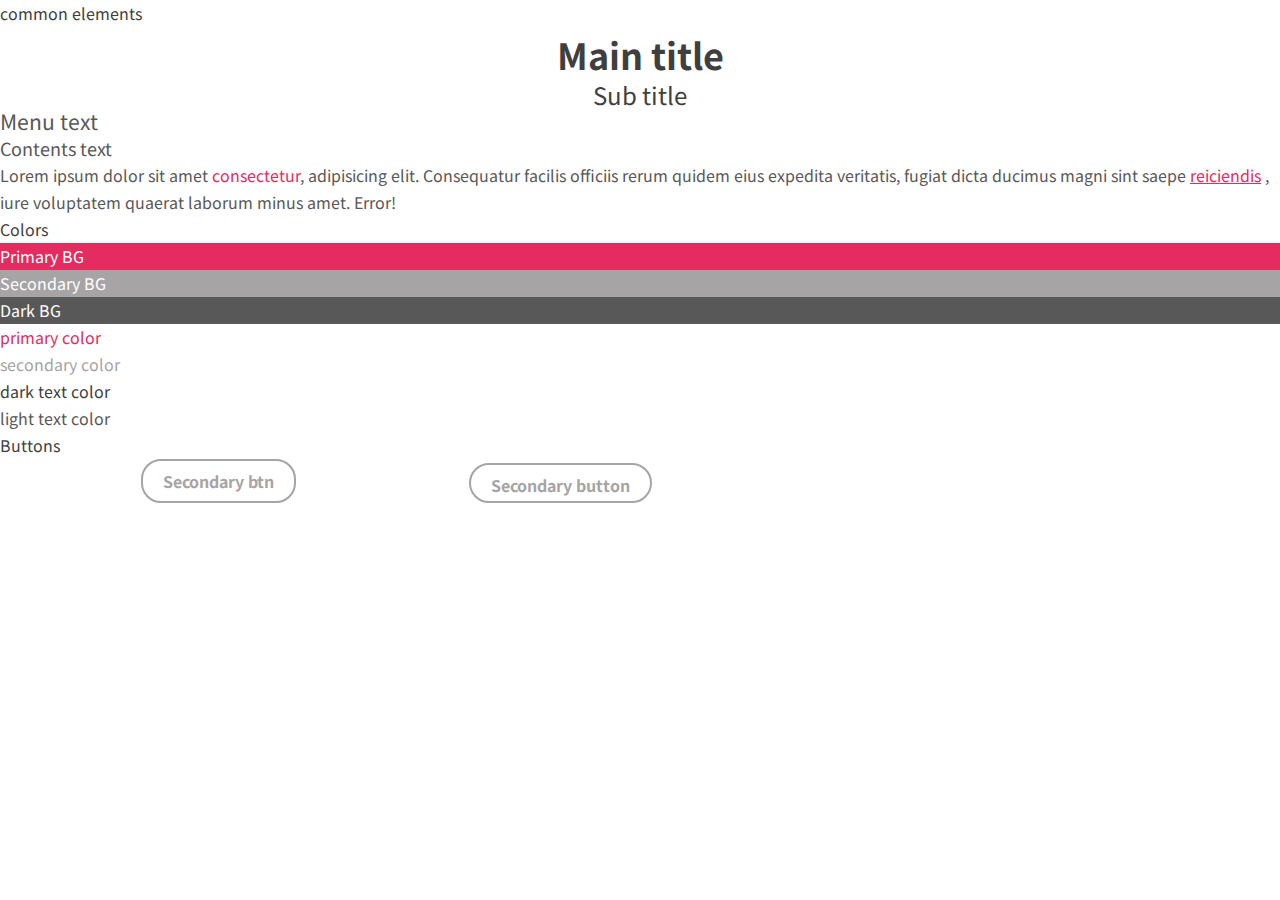
<file: common.html>
<!DOCTYPE html>
<html lang="en">
<head>
    <meta charset="UTF-8">
    <meta http-equiv="X-UA-Compatible" content="IE=edge">
    <meta name="viewport" content="width=device-width, initial-scale=1.0">
    <title>Common Elements</title>
    <link rel="stylesheet" href="css/common.css">
</head>
<body>
    <h1>common elements</h1>
    <h2 class="main_tt">Main title</h2>
    <h3 class="sub_tt">Sub title</h3>
    <h4 class="menu_txt">Menu text</h4>
    <h5 class="content_txt">Contents text</h5>
    <p>Lorem ipsum dolor sit amet <em>consectetur</em>, adipisicing elit. Consequatur facilis officiis rerum quidem eius expedita veritatis, fugiat dicta ducimus magni sint saepe <a href="" class="link">reiciendis</a> , iure voluptatem quaerat laborum minus amet. Error!</p>

    <h2>Colors</h2>
    <div class="primary_bg w_color">Primary BG</div>
    <div class="secondary_bg w_color">Secondary BG</div>
    <div class="dark_c_bg w_color">Dark BG</div>
    <div class="primary_color">primary color</div>
    <div class="secondary_color">secondary color</div>
    <div class="dark_text_color">dark text color</div>
    <div class="light_text_color">light text color</div>

    <h2>Buttons</h2>
    <a href="" class="primary btn w_color">Primary btn</a>
    <a href="" class="secondary btn secondary_color">Secondary btn</a>

    <button class="primary btn w_color">Primary button</button>
    <button class="secondary btn secondary_color">Secondary button</button>
</body>
</html>
</file>
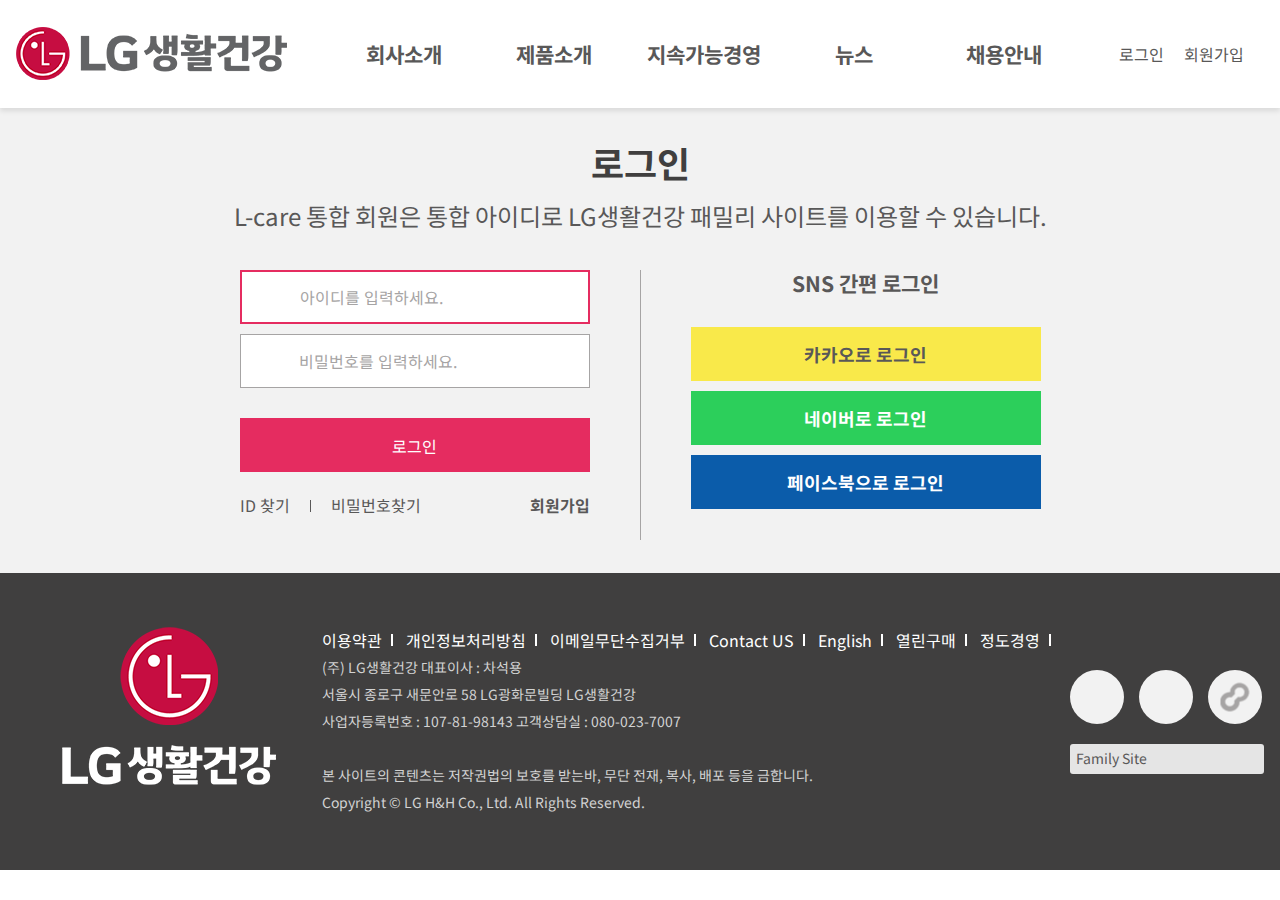
<file: login.html>
<!DOCTYPE html>
<html lang="kr">
<head>
    <meta charset="UTF-8">
    <meta http-equiv="X-UA-Compatible" content="IE=edge">
    <meta name="viewport" content="width=device-width, initial-scale=1.0">
    <title>로그인 - LG생활건강</title>
    <link rel="stylesheet" href="https://cdnjs.cloudflare.com/ajax/libs/font-awesome/6.1.1/css/all.min.css" integrity="sha512-KfkfwYDsLkIlwQp6LFnl8zNdLGxu9YAA1QvwINks4PhcElQSvqcyVLLD9aMhXd13uQjoXtEKNosOWaZqXgel0g==" crossorigin="anonymous" referrerpolicy="no-referrer" />
    <link rel="apple-touch-icon" sizes="57x57" href="img/apple-icon-57x57.png">
    <link rel="apple-touch-icon" sizes="60x60" href="img/apple-icon-60x60.png">
    <link rel="apple-touch-icon" sizes="72x72" href="img/apple-icon-72x72.png">
    <link rel="apple-touch-icon" sizes="76x76" href="img/apple-icon-76x76.png">
    <link rel="apple-touch-icon" sizes="114x114" href="img/apple-icon-114x114.png">
    <link rel="apple-touch-icon" sizes="120x120" href="img/apple-icon-120x120.png">
    <link rel="apple-touch-icon" sizes="144x144" href="img/apple-icon-144x144.png">
    <link rel="apple-touch-icon" sizes="152x152" href="img/apple-icon-152x152.png">
    <link rel="apple-touch-icon" sizes="180x180" href="img/apple-icon-180x180.png">
    <link rel="icon" type="image/png" sizes="192x192"  href="img/android-icon-192x192.png">
    <link rel="icon" type="image/png" sizes="32x32" href="img/favicon-32x32.png">
    <link rel="icon" type="image/png" sizes="96x96" href="img/favicon-96x96.png">
    <link rel="icon" type="image/png" sizes="16x16" href="img/favicon-16x16.png">
    <link rel="manifest" href="img/manifest.json">
    <meta name="msapplication-TileColor" content="#ffffff">
    <meta name="msapplication-TileImage" content="img/ms-icon-144x144.png">
    <meta name="theme-color" content="#ffffff">
    <link rel="stylesheet" href="css/signpage.css">
    <link rel="stylesheet" href="css/responsive.css">

    <script src="https://ajax.googleapis.com/ajax/libs/jquery/3.1.1/jquery.min.js"></script>
    <script src="js/modernizr-custom.js"></script>
    <script src="js/jquery.validate.min.js"></script>
    <script src="js/signpage.js"></script>
</head>
<body>
    <header>
        <div class="container">
            <button class="toggle_menu_btn"><i class="fa-solid fa-bars"></i></button>
            <h1 class="logo"><a href="index.html">LG생활건강</a></h1>
            <nav>
                <ul class="main_menu menu_txt">
                    <li>
                        <a href="">회사소개</a>
                        <ul class="submenu">
                            <li><a href="">CEO 메시지</a></li>
                            <li><a href="">회사소개</a></li>
                            <li><a href="">사업소개</a></li>
                            <li><a href="">연구개발</a></li>
                            <li><a href="">전국매장찾기</a></li>
                        </ul>
                    </li>
                    <li>
                        <a href="brand_page.html">제품소개</a>
                        <ul class="submenu">
                            <li><a href="brand_page.html" class="active">Beautiful</a></li>
                            <li><a href="brand_page.html" class="active">Healthy</a></li>
                            <li><a href="brand_page.html" class="active">Refreshing</a></li>
                        </ul>
                    </li>
                    <li>
                        <a href="">지속가능경영</a>
                        <ul class="submenu">
                            <li><a href="">경영 및 윤리</a></li>
                            <li><a href="">지속가능경영전략</a></li>
                            <li><a href="">사회책임</a></li>
                            <li><a href="">환경안전경영</a></li>
                        </ul>
                    </li>
                    <li>
                        <a href="">뉴스</a>
                        <ul class="submenu">
                            <li><a href="">광고</a></li>
                            <li><a href="">보도자료</a></li>
                            <li><a href="">생활문화정보</a></li>
                            <li><a href="">LG생활건강스토리</a></li>
                            <li><a href="">공지사항</a></li>
                        </ul>
                    </li>
                    <li>
                        <a href="">채용안내</a>
                        <ul class="submenu">
                            <li><a href="">EVP</a></li>
                            <li><a href="">인재상</a></li>
                            <li><a href="">인사제도</a></li>
                            <li><a href="">채용안내</a></li>
                        </ul>
                    </li>
                </ul>
            </nav>
            <ul class="top_links">
                <li class="web_link"><a href="login.html">로그인</a></li>
                <li class="web_link"><a href="signup.html">회원가입</a></li>
                <li class="mobile_icon"><a href="login.html"><i class="fa-solid fa-user"></i></a></li>
                <li class="search_ico"><a href="#search_tab"><i class="fa-solid fa-magnifying-glass"></i></a></li>
            </ul>
            <div id="search_tab">
                <form action="#" method="get">
                    <input type="search" id="searchtab" name="searchtab" placeholder="검색어를 입력하세요.">
                    <label for="searchtab" class="hidden">검색창</label>
                    <button type="submit" value="submit">
                        <i class="fa-solid fa-magnifying-glass"></i>
                    </button>
                </form>
            </div>
        </div>
    </header>
    <aside>
        <header>
            <h2 class="aside_logo"><a href="index.html">LG생활건강</a></h2>
            <button class="toggle_menu_btn"><i class="fa-solid fa-xmark"></i></button>
        </header>
        <div>
            <div>
                <ul class="toggle_menu menu_txt">
                    <li>회사소개 <span class="fa-solid fa-sort-down"></span>
                        <ul class="submenu">
                            <li><a href="">CEO 메시지</a></li>
                            <li><a href="">회사소개</a></li>
                            <li><a href="">사업소개</a></li>
                            <li><a href="">연구개발</a></li>
                            <li><a href="">전국매장찾기</a></li>
                        </ul>
                    </li>
                    <li>제품소개 <span class="fa-solid fa-sort-down"></span>
                        <ul class="submenu">
                            <li><a href="brand_page.html" class="active">Beautiful</a></li>
                            <li><a href="brand_page.html" class="active">Healthy</a></li>
                            <li><a href="brand_page.html" class="active">Refreshing</a></li>
                        </ul>
                    </li>
                    <li>지속가능경영 <span class="fa-solid fa-sort-down"></span>
                        <ul class="submenu">
                            <li><a href="">경영 및 윤리</a></li>
                            <li><a href="">지속가능경영전략</a></li>
                            <li><a href="">사회책임</a></li>
                            <li><a href="">환경안전경영</a></li>
                        </ul>
                    </li>
                    <li>뉴스 <span class="fa-solid fa-sort-down"></span>
                        <ul class="submenu">
                            <li><a href="">광고</a></li>
                            <li><a href="">보도자료</a></li>
                            <li><a href="">생활문화정보</a></li>
                            <li><a href="">LG생활건강스토리</a></li>
                            <li><a href="">공지사항</a></li>
                        </ul>
                    </li>
                    <li>채용안내 <span class="fa-solid fa-sort-down"></span>
                        <ul class="submenu">
                            <li><a href="">EVP</a></li>
                            <li><a href="">인재상</a></li>
                            <li><a href="">인사제도</a></li>
                            <li><a href="">채용안내</a></li>
                        </ul>
                    </li>
                </ul>
            </div>
            <a href="" class="aside_bottom">고객센터</a>
        </div>
    </aside>
    <main>
        <section class="sub_page sub_pd">
            <div class="login container">
                <h2 class="main_tt">로그인</h2>
                <p class="sub_tt">
                    L-care 통합 회원은 통합 아이디로 LG생활건강 패밀리 사이트를 이용할 수 있습니다.
                </p>
                <div class="login_form">
                    <div class="login_left">
                        <form class="login_input" action="#" method="post">
                            <div class="login_wrap">
                                <div>
                                    <input type="text" name="userid" placeholder="아이디를 입력하세요." autofocus="autofocus" required>
                                    <span><i class="fa-solid fa-user"></i></span>
                                </div>
                                <div>
                                    <input type="password" name="userpw" placeholder="비밀번호를 입력하세요." required>
                                    <span><i class="fa-solid fa-lock"></i></span>
                                </div>
                                <button id="submit_btn">로그인</button>
                            </div>
                        </form>
                        <div class="login_find">
                            <ul>
                                <li><a href="">ID 찾기</a></li>
                                <li><a href="">비밀번호찾기</a></li>
                            </ul>
                            <a href="signup.html">회원가입</a>
                        </div>
                    </div>
                    <div class="login_right">
                        <h3 class="menu_txt">SNS 간편 로그인</h3>
                        <ul>
                            <li><a href="">카카오로 로그인</a></li>
                            <li><a href="">네이버로 로그인</a></li>
                            <li><a href="">페이스북으로 로그인</a></li>
                        </ul>
                    </div>
                </div>
            </div>
        </section>
        <button class="fixed service_btn">
            <i class="fa-solid fa-headphones"></i>
        </button>
    </main>
    <footer>
        <div class="footer container">
            <div class="footer_left">
                <a href="" class="footer_logo">LG생활건강</a>
                <div>
                    <div class="footer_menu">
                        <a href="">이용약관</a>
                        <a href="">개인정보처리방침</a>
                        <a href="">이메일무단수집거부</a>
                        <a href="">Contact US</a>
                        <a href="">English</a>
                        <a href="">열린구매</a>
                        <a href="">정도경영</a>
                    </div>
                    <div class="footer_copyright">
                        <div class="top">
                            <p>(주) LG생활건강 대표이사 : 차석용</p>
                            <address>서울시 종로구 새문안로 58 LG광화문빌딩 LG생활건강</address>
                            <p>사업자등록번호 : 107-81-98143 고객상담실 : 080-023-7007</p>
                        </div>
                        <div class="bottom">
                            <p>
                                본 사이트의 콘텐츠는 저작권법의 보호를 받는바, 무단 전재, 복사, 배포 등을 금합니다.
                                <br>
                                Copyright © LG H&H Co., Ltd. All Rights Reserved.
                            </p>
                        </div>
                    </div>
                </div>
            </div>
            <div class="footer_right">
                <ul class="footer_link">
                    <li><a href=""><i class="fa-brands fa-youtube"></i></a></li>
                    <li><a href=""><i class="fa-solid fa-address-card"></i></a></li>
                    <li><a href=""><img src="img/link_logo.png" alt="소비자원 바로가기"></a></li>
                </ul>
                <div class="familysite">
                    <button>Family Site</button>
                    <i class="fa-solid fa-sort-up"></i>
                </div>
            </div>
        </div>
    </footer>
    <!-- Global site tag (gtag.js) - Google Analytics -->
    <script async src="https://www.googletagmanager.com/gtag/js?id=G-GN2BPKZX6S"></script>
    <script>
    window.dataLayer = window.dataLayer || [];
    function gtag(){dataLayer.push(arguments);}
    gtag('js', new Date());

    gtag('config', 'G-GN2BPKZX6S');
    </script>
</body>
</html>
</file>
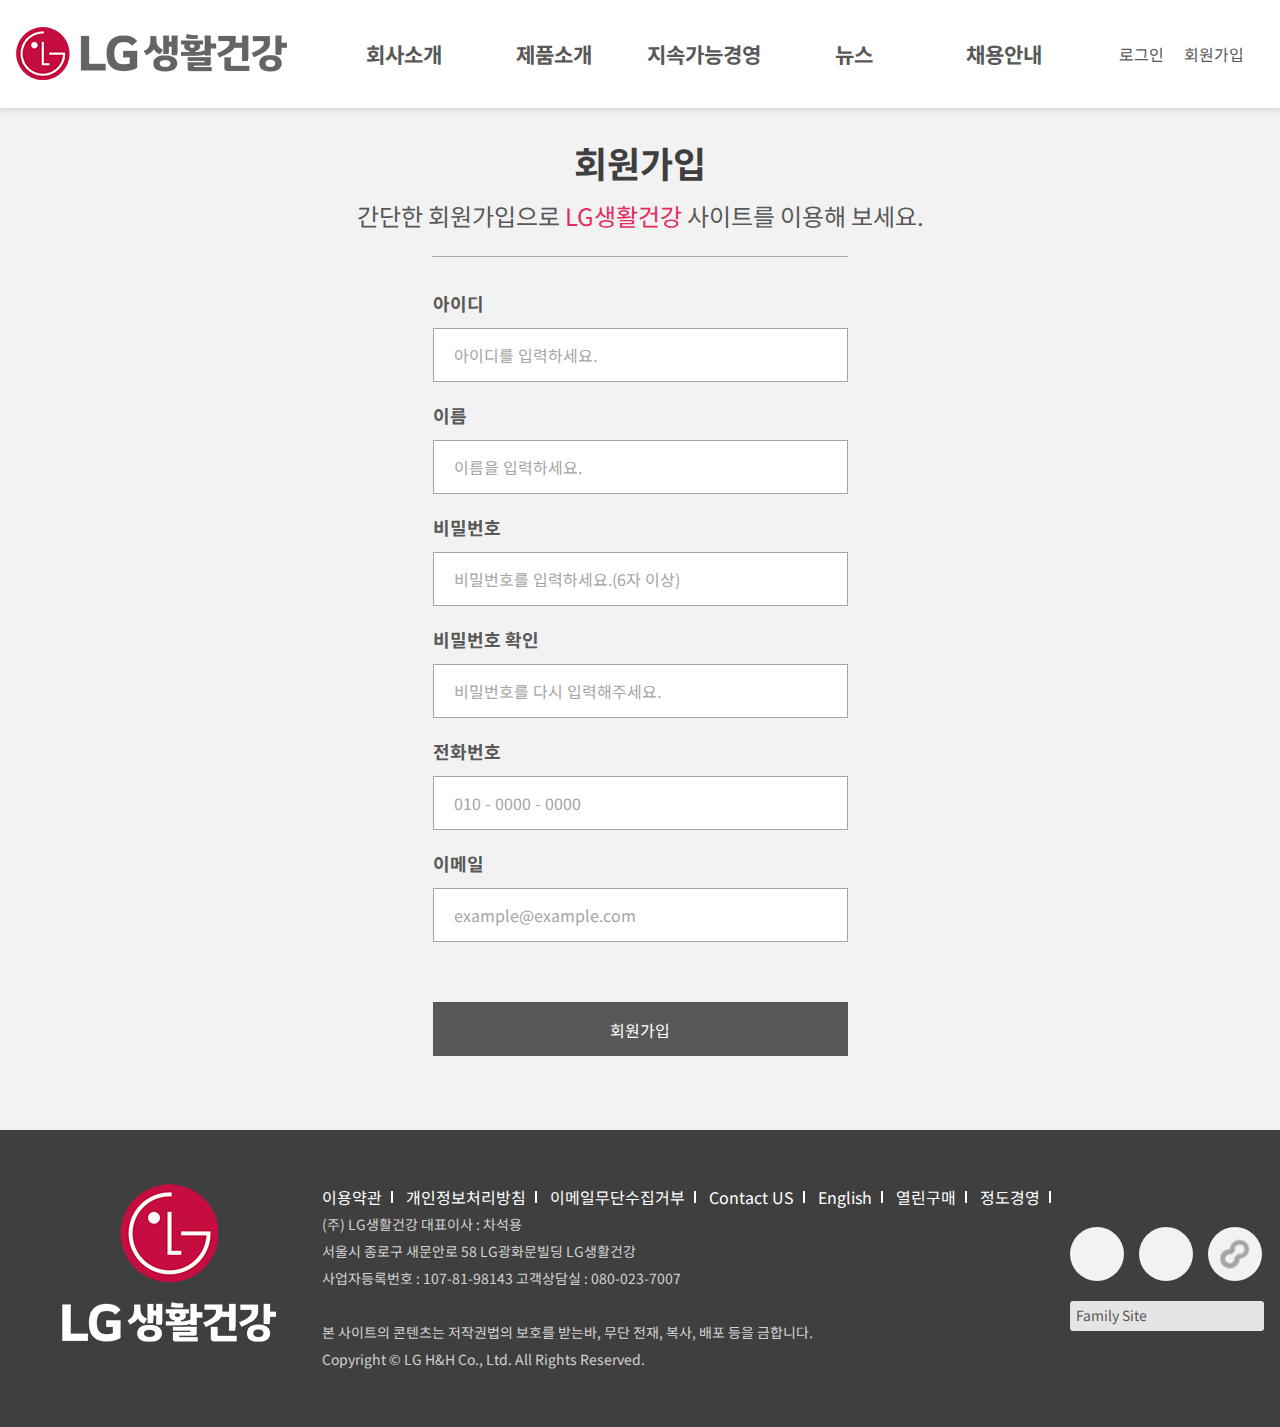
<file: signup.html>
<!DOCTYPE html>
<html lang="kr">
<head>
    <meta charset="UTF-8">
    <meta http-equiv="X-UA-Compatible" content="IE=edge">
    <meta name="viewport" content="width=device-width, initial-scale=1.0">
    <title>회원가입 - LG생활건강</title>
    <link rel="stylesheet" href="https://cdnjs.cloudflare.com/ajax/libs/font-awesome/6.1.1/css/all.min.css" integrity="sha512-KfkfwYDsLkIlwQp6LFnl8zNdLGxu9YAA1QvwINks4PhcElQSvqcyVLLD9aMhXd13uQjoXtEKNosOWaZqXgel0g==" crossorigin="anonymous" referrerpolicy="no-referrer" />
    <link rel="apple-touch-icon" sizes="57x57" href="img/apple-icon-57x57.png">
    <link rel="apple-touch-icon" sizes="60x60" href="img/apple-icon-60x60.png">
    <link rel="apple-touch-icon" sizes="72x72" href="img/apple-icon-72x72.png">
    <link rel="apple-touch-icon" sizes="76x76" href="img/apple-icon-76x76.png">
    <link rel="apple-touch-icon" sizes="114x114" href="img/apple-icon-114x114.png">
    <link rel="apple-touch-icon" sizes="120x120" href="img/apple-icon-120x120.png">
    <link rel="apple-touch-icon" sizes="144x144" href="img/apple-icon-144x144.png">
    <link rel="apple-touch-icon" sizes="152x152" href="img/apple-icon-152x152.png">
    <link rel="apple-touch-icon" sizes="180x180" href="img/apple-icon-180x180.png">
    <link rel="icon" type="image/png" sizes="192x192"  href="img/android-icon-192x192.png">
    <link rel="icon" type="image/png" sizes="32x32" href="img/favicon-32x32.png">
    <link rel="icon" type="image/png" sizes="96x96" href="img/favicon-96x96.png">
    <link rel="icon" type="image/png" sizes="16x16" href="img/favicon-16x16.png">
    <link rel="manifest" href="img/manifest.json">
    <meta name="msapplication-TileColor" content="#ffffff">
    <meta name="msapplication-TileImage" content="img/ms-icon-144x144.png">
    <meta name="theme-color" content="#ffffff">
    <link rel="stylesheet" href="css/signpage.css">
    <link rel="stylesheet" href="css/responsive.css">

    <script src="https://ajax.googleapis.com/ajax/libs/jquery/3.1.1/jquery.min.js"></script>
    <script src="js/modernizr-custom.js"></script>
    <script src="js/jquery.validate.min.js"></script>
    <script src="js/signpage.js"></script>
</head>
<body>
    <header>
        <div class="container">
            <button class="toggle_menu_btn"><i class="fa-solid fa-bars"></i></button>
            <h1 class="logo"><a href="index.html">LG생활건강</a></h1>
            <nav>
                <ul class="main_menu menu_txt">
                    <li>
                        <a href="">회사소개</a>
                        <ul class="submenu">
                            <li><a href="">CEO 메시지</a></li>
                            <li><a href="">회사소개</a></li>
                            <li><a href="">사업소개</a></li>
                            <li><a href="">연구개발</a></li>
                            <li><a href="">전국매장찾기</a></li>
                        </ul>
                    </li>
                    <li>
                        <a href="brand_page.html">제품소개</a>
                        <ul class="submenu">
                            <li><a href="brand_page.html" class="active">Beautiful</a></li>
                            <li><a href="brand_page.html" class="active">Healthy</a></li>
                            <li><a href="brand_page.html" class="active">Refreshing</a></li>
                        </ul>
                    </li>
                    <li>
                        <a href="">지속가능경영</a>
                        <ul class="submenu">
                            <li><a href="">경영 및 윤리</a></li>
                            <li><a href="">지속가능경영전략</a></li>
                            <li><a href="">사회책임</a></li>
                            <li><a href="">환경안전경영</a></li>
                        </ul>
                    </li>
                    <li>
                        <a href="">뉴스</a>
                        <ul class="submenu">
                            <li><a href="">광고</a></li>
                            <li><a href="">보도자료</a></li>
                            <li><a href="">생활문화정보</a></li>
                            <li><a href="">LG생활건강스토리</a></li>
                            <li><a href="">공지사항</a></li>
                        </ul>
                    </li>
                    <li>
                        <a href="">채용안내</a>
                        <ul class="submenu">
                            <li><a href="">EVP</a></li>
                            <li><a href="">인재상</a></li>
                            <li><a href="">인사제도</a></li>
                            <li><a href="">채용안내</a></li>
                        </ul>
                    </li>
                </ul>
            </nav>
            <ul class="top_links">
                <li class="web_link"><a href="login.html">로그인</a></li>
                <li class="web_link"><a href="signup.html">회원가입</a></li>
                <li class="mobile_icon"><a href="login.html"><i class="fa-solid fa-user"></i></a></li>
                <li class="search_ico"><a href="#search_tab"><i class="fa-solid fa-magnifying-glass"></i></a></li>
            </ul>
            <div id="search_tab">
                <form action="#" method="get">
                    <input type="search" id="searchtab" name="searchtab" placeholder="검색어를 입력하세요.">
                    <label for="searchtab" class="hidden">검색창</label>
                    <button type="submit" value="submit">
                        <i class="fa-solid fa-magnifying-glass"></i>
                    </button>
                </form>
            </div>
        </div>
    </header>
    <aside>
        <header>
            <h2 class="aside_logo"><a href="index.html">LG생활건강</a></h2>
            <button class="toggle_menu_btn"><i class="fa-solid fa-xmark"></i></button>
        </header>
        <div>
            <div>
                <ul class="toggle_menu menu_txt">
                    <li>회사소개 <span class="fa-solid fa-sort-down"></span>
                        <ul class="submenu">
                            <li><a href="">CEO 메시지</a></li>
                            <li><a href="">회사소개</a></li>
                            <li><a href="">사업소개</a></li>
                            <li><a href="">연구개발</a></li>
                            <li><a href="">전국매장찾기</a></li>
                        </ul>
                    </li>
                    <li>제품소개 <span class="fa-solid fa-sort-down"></span>
                        <ul class="submenu">
                            <li><a href="brand_page.html" class="active">Beautiful</a></li>
                            <li><a href="brand_page.html" class="active">Healthy</a></li>
                            <li><a href="brand_page.html" class="active">Refreshing</a></li>
                        </ul>
                    </li>
                    <li>지속가능경영 <span class="fa-solid fa-sort-down"></span>
                        <ul class="submenu">
                            <li><a href="">경영 및 윤리</a></li>
                            <li><a href="">지속가능경영전략</a></li>
                            <li><a href="">사회책임</a></li>
                            <li><a href="">환경안전경영</a></li>
                        </ul>
                    </li>
                    <li>뉴스 <span class="fa-solid fa-sort-down"></span>
                        <ul class="submenu">
                            <li><a href="">광고</a></li>
                            <li><a href="">보도자료</a></li>
                            <li><a href="">생활문화정보</a></li>
                            <li><a href="">LG생활건강스토리</a></li>
                            <li><a href="">공지사항</a></li>
                        </ul>
                    </li>
                    <li>채용안내 <span class="fa-solid fa-sort-down"></span>
                        <ul class="submenu">
                            <li><a href="">EVP</a></li>
                            <li><a href="">인재상</a></li>
                            <li><a href="">인사제도</a></li>
                            <li><a href="">채용안내</a></li>
                        </ul>
                    </li>
                </ul>
            </div>
            <a href="" class="aside_bottom">고객센터</a>
        </div>
    </aside>
    <main>
        <section class="sub_page sub_pd">
            <div class="signup container">
                <h2 class="main_tt">회원가입</h2>
                <p class="sub_tt">
                    간단한 회원가입으로 <em>LG생활건강</em> 사이트를 이용해 보세요.
                </p>
                <div class="signup_form">
                    <form action="#" method="post" novalidate>
                        <p>
                            <label for="userid">아이디</label>
                            <input type="text" id="userid" name="userid" placeholder="아이디를 입력하세요." required>
                        </p>
                        <p>
                            <label for="username">이름</label>
                            <input type="text" id="username" name="username" placeholder="이름을 입력하세요." required>
                        </p>
                        <p>
                            <label for="userpw">비밀번호</label>
                            <input type="password" id="userpw" name="userpw" placeholder="비밀번호를 입력하세요.(6자 이상)" required>
                        </p>
                        <p>
                            <label for="userpw_check">비밀번호 확인</label>
                            <input type="password" id="userpw_check" name="userpw_check" placeholder="비밀번호를 다시 입력해주세요." required>
                        </p>
                        <p>
                            <label for="userphone">전화번호</label>
                            <input type="text" id="userphone" name="userphone" placeholder="010 - 0000 - 0000" required>
                        </p>
                        <p>
                            <label for="usermail">이메일</label>
                            <input type="email" id="usermail" name="usermail" placeholder="example@example.com" required>
                        </p>
                        <p>
                            <button id="submit_btn">회원가입</button>
                        </p>
                    </form>
                </div>
            </div>
        </section>
        <button class="fixed service_btn">
            <i class="fa-solid fa-headphones"></i>
        </button>
    </main>
    <footer>
        <div class="footer container">
            <div class="footer_left">
                <a href="" class="footer_logo">LG생활건강</a>
                <div>
                    <div class="footer_menu">
                        <a href="">이용약관</a>
                        <a href="">개인정보처리방침</a>
                        <a href="">이메일무단수집거부</a>
                        <a href="">Contact US</a>
                        <a href="">English</a>
                        <a href="">열린구매</a>
                        <a href="">정도경영</a>
                    </div>
                    <div class="footer_copyright">
                        <div class="top">
                            <p>(주) LG생활건강 대표이사 : 차석용</p>
                            <address>서울시 종로구 새문안로 58 LG광화문빌딩 LG생활건강</address>
                            <p>사업자등록번호 : 107-81-98143 고객상담실 : 080-023-7007</p>
                        </div>
                        <div class="bottom">
                            <p>
                                본 사이트의 콘텐츠는 저작권법의 보호를 받는바, 무단 전재, 복사, 배포 등을 금합니다.
                                <br>
                                Copyright © LG H&H Co., Ltd. All Rights Reserved.
                            </p>
                        </div>
                    </div>
                </div>
            </div>
            <div class="footer_right">
                <ul class="footer_link">
                    <li><a href=""><i class="fa-brands fa-youtube"></i></a></li>
                    <li><a href=""><i class="fa-solid fa-address-card"></i></a></li>
                    <li><a href=""><img src="img/link_logo.png" alt="소비자원 바로가기"></a></li>
                </ul>
                <div class="familysite">
                    <button>Family Site</button>
                    <i class="fa-solid fa-sort-up"></i>
                </div>
            </div>
        </div>
    </footer>
    <!-- Global site tag (gtag.js) - Google Analytics -->
    <script async src="https://www.googletagmanager.com/gtag/js?id=G-GN2BPKZX6S"></script>
    <script>
    window.dataLayer = window.dataLayer || [];
    function gtag(){dataLayer.push(arguments);}
    gtag('js', new Date());

    gtag('config', 'G-GN2BPKZX6S');
    </script>
</body>
</html>
</file>
<file: css/signpage.css>
@import url(common.css);

/* Header */
header{
    position: absolute;
    left: 0;
	right: 0;
	top: 0;
    z-index: 1000;
    padding: 27px 0;
    background: var(--white);
    box-shadow: 0px 3px 5px 0px rgba(0, 0, 0, 0.1);
    height: 108px;
    overflow: hidden;
    box-sizing: border-box;
}
header div{
    display: flex;
    justify-content: space-between;
    align-items: center;
}
header nav{
    line-height: 54px;
    display: flex;
    gap: 50px;   
}
header nav ul{
    display: flex;
    text-align: center;
}
header .top_links{
    display: flex;
    text-align: center;
}
header nav ul li .submenu{
    /* display: none; */
    position: absolute;
    top:100%;
    display: flex;
    justify-content: center;
    flex-direction: column;
    gap:15px;
    padding: 15px 0; 
}
header nav ul li .submenu li{
    white-space: nowrap;
    font-weight: 400;
    font-size: calc(var(--body-fz)*1.125);
}
header nav .main_menu li{
    position: relative;
}
header nav ul li a{
    color: var(--body-tc);
}
header nav .main_menu{
    font-weight: 700;
}
/* header nav .main_menu li:hover a{
    color: var(--primary-c);
} */
header nav .main_menu > li:after{
    content: '';
    position: absolute;
    width: 149px;
    height: 3px;
    background: var(--primary-c);
    left: 0;
    bottom: -15px;
    opacity: 0;
    transition: 0.4s;
}
header nav .main_menu > li:hover:after{
    opacity: 1;
}
.top_links li+li{
    margin-left: 20px;
}
.logo a{
    width: 272px;
    height: 54px;
    background: url(../img/logo_sticky.png) no-repeat;
    display: block;
    text-indent: -9999em;
}
header .toggle_menu_btn{
    display: none;
    color: var(--body-tc);
}
.top_links .mobile_icon{
    display: none;
}
.top_links a{
    color: var(--body-tc);
}
aside{
    display: none;
}

/* login page */
main{
    padding-top: calc(var(--line-height)*3);
}
.sub_page .login p{
    margin-bottom: var(--line-height);
}
.login{
    position: relative;
}
.login_form{
    display: flex;
    justify-content: center;
    gap: 101px;
}
.login_form:after{
    content: '';
    width: 1px;
    height: 270px;
    background: var(--secondary-c);
    position: absolute;
}

/* login form */
.login_wrap div{
    position: relative;
    margin-bottom: 10px;
}
.login_wrap div span{
    position: absolute;
    color: var(--secondary-c);
    font-size: 21px;
    line-height: calc(var(--line-height)*2);
    left: 20px;
}
.login_wrap div input{
    padding-left: 58px;
    box-sizing: border-box;
}
.login_wrap button{
    margin: 20px 0;
}
.login_find{
    display: flex;
    justify-content: space-between;
}
.login_find ul{
    display: flex;
    gap:41px;
    position: relative;
}
.login_find li:first-child:after{
    position: absolute;
    content: '';
    width: 1px;
    height: 12px;
    background: var(--body-tc);
    left: 70px;
    top: 50%;
    transform: translateY(-50%);
}
.login_find > a{
    font-weight: 700;
    color: var(--body-tc);
}
.login_find li a{
    color: var(--body-tc);
}
.login_right{
    text-align: center;
}
.login_right h3{
    font-weight: 700;
    margin-bottom: 30px;
}
.login_right ul li{
    width: 350px;
    height: 54px;
    margin-bottom: 10px;
}
.login_right ul li:nth-child(1){
    background: #f9e94a;
}
.login_right ul li:nth-child(2){
    background: #2ccf5b;
}
.login_right ul li:nth-child(3){
    background: #0b5caa;
}
.login_right ul li a{
    font-size: calc(var(--body-fz)*1.125);
    font-weight: 700;
    line-height: calc(var(--line-height)*2);
    color: var(--white);
}
.login_right ul li:nth-child(1) a{
    color: var(--body-tc);
}

/* signup page */
.signup .sub_tt{
    margin-bottom: var(--line-height);
    position: relative;
}
.signup .sub_tt:after{
    content: '';
    width: 415px;
    height: 1px;
    background: var(--secondary-c);
    position: absolute;
    left: 50%; bottom: -14px;
    transform: translateX(-50%);
}
.signup_form{
    width: 415px;
    margin: 0 auto;
    padding-top: 20px;
}
.signup_form p{
    margin-bottom: 20px;
}
.signup_form form input, .signup_form form button{
    width: 100%;
}
.signup_form p label{
    font-size: calc(var(--body-fz)*1.125);
    font-weight: 700;
}
.signup_form form input{
    margin-top: 10px;
    padding-left: 20px;
    box-sizing: border-box;
}
.signup_form form button{
    margin-top: 40px;
    background: var(--body-tc);
}
.signup_form form button:hover{
    background: var(--primary-c);
}
span.error_input{
    color: var(--primary-c);
    font-weight: 700;
}
</file>
<file: css/responsive.css>
/* responsive */
@media (max-width:1320px){
    .container{
        width:100%;
        padding: 0 16px;
        box-sizing: border-box;
    }
    .bnp .product_list{
        width: 96%;
        margin: 0 auto;
    }
    .esg_list{
        gap: 16px;
    }
    .esg_list li{
        width: 47vw;
    }
    .rnd{
        padding: calc(var(--line-height)*3) 16px;
        gap: 0;
    }
    .rnd_slide_wrapper .rnd_slider div img{
        object-fit: cover;
        width: 100%;
    }
    .newsnmedia_con{
       gap:20px; 
    }
    .footer_left > div:after{
        right: -20px;
    }
    /* SUB PAGE */
    .sub_pd{
        padding:calc(var(--line-height)*2) 16px;
    }
    .tab_menu div{
        gap: 26px;
    }
    .tab_menu .primary.btn{
        width: unset;
        padding: 0 10px;
    }
    .brand_con ul{
        gap: 16px;
    }
}
@media (max-width:1317px){
    .rnd{
        align-items: center;
        flex-direction: column;
    }
    .rnd_text{
        width: 100%;
        text-align: center;
        display: flex;
        align-items: center;
        flex-direction: column
    }
    .rnd_text:after,.rnd_text .rnd_controls{
        display: none;
    }
    .footer_left > div:after{
        display: none;
    }
}
@media (max-width:1230px){
    header div{
        justify-content: flex-start;
    }
    header .top_links{
        position: absolute;
        right: 16px;
        cursor: pointer;
    }
    .top_links .mobile_icon{
        display: block;
    }
    .top_links .web_link{
        display: none;
    }
}
@media (max-width:1217px){
    .video_wrapper{
        width: 90%;
        margin-top: var(--line-height);
    }
    .video_wrapper img{
        width: 100%;
        height: 100%;
        object-fit: cover;
    }
}
@media (max-width:1130px){
    /* header{
        padding: 16px 0;
        height: 86px;
    } */
    header nav{
        display: none;
    }
    header > .container{
        justify-content: center;
    }
    header .toggle_menu_btn{
        display: block;
        position: absolute;
        left: 10px;
        line-height: var(--line-height);
        cursor: pointer;
    }
    .footer{
        flex-direction: column;
        justify-content: space-between;
        align-items: center;
        flex-direction: column;
        gap: 20px;
    }
    .footer_left .footer_logo{
        background: url(../img/logo.png) no-repeat center;
        width: 272px;
        height: 54px;
    }
    .footer_left{
        flex-direction: column;
        align-items: center;
        text-align: center;
        gap: 35px;
    }
    .footer_left:after{
        display: none;
    }
    .footer_menu a{
        font-size: 14px;
    }
    /* aside menu */
    aside{
        /* display: block; */
        visibility: visible;
        position: fixed;
        width: 70%;
        left:-70%;
        top: 0;
        bottom: 0;
        background: #fff;    
        z-index:-1;
        display: flex;
        flex-direction:column;
        /* overflow-y: auto; */
        box-sizing: border-box;
        transition: 0.2s ease-in;
    }
    aside.active {
        left: 0;
        z-index: 1000;
        box-shadow: 1px 3px 3px rgba(0, 0, 0, .4);
    }
    aside.active header:after{
        opacity: 1;
    }
    aside header{
        display: flex;
        width: 70%;
        justify-content: space-between;
        padding: var(--line-height) 0;
        align-items: center;
        /* box-sizing: border-box; */
    }
    aside header.shrink{
        box-shadow: none;
    }
    aside header.aside_header{
        box-shadow: none;
        width: 100%;
    }
    aside header:after{
        content: '';
        width: 100%;
        height: 1px;
        background: rgba(0, 0, 0, .1);
        position: absolute;
        bottom: 0;
        opacity: 0;
    }
    aside header .aside_logo a{
        width: 272px;
        height: 54px;
        background: url(../img/logo_sticky.png) no-repeat;
        margin-left: 10px;
        display: block;
        text-indent: -9999em;
    }
    aside header .toggle_menu_btn{
        margin-right: 23px;
        font-size: calc(var(--body-fz)*1.32);
        color: var(--secondary-c);
        position: relative;
    }
    aside > div{
        margin-top: 108px;
        /* flex: 5; */
    }
    .toggle_menu li{
        line-height: calc(var(--line-height)*2);
        padding-left: 20px;
    }
    .toggle_menu > li{
        position: relative;
    }
    .toggle_menu > li span{
        position: absolute;
        right: 20px;
        line-height: calc(var(--line-height)*2);
    }
    .toggle_menu li .submenu{
        font-size: calc(var(--body-fz)*1.125);
    }
    .toggle_menu li .submenu li{
        line-height: 40px;
    }
    .toggle_menu li .submenu li a{
        color: var(--secondary-c);
    }
    .toggle_menu li .submenu li a.active{
        color: var(--body-tc);
    }
    .toggle_menu li .submenu li:before{
        content: '- ';
        color: var(--secondary-c);
    }
    .toggle_menu > li ul{
        display: none;
    }
    aside div a.aside_bottom{
        position: absolute;
        bottom: 20px;
        left: 50%;
        transform: translateX(-50%);
    }
}
@media (max-width:1110px){
    .newsnmedia_con .cf_container h4{
        margin-left: 16px;
    }
    .cf_container a{
        right: 16px;
    }
    .newsnmedia_con .cf_container p{
        margin: 0 16px;
    }
}
@media (max-width:1098px){
    .newsnmedia_con .cf_container p{
        display: none;
    }
    .video_wrapper{
        margin-top: 46px;
    }
}
@media (max-width:1077px){
    .esg_list li{
        width: 49%;
        background-position: center;
    }
}
@media (max-width:1030px){
    .cf_container{
        display: none;
    }
    .newsnmedia h3{
        margin-bottom: 0;
    }
    .news_container h4{
        display: none;
    }
    .news_content ul li{
        display: flex;
    }
    .news_content ul li.responsive_list{
        display: block;
        display: flex;
        overflow: hidden;
        width: 224px;
        flex: 1;
    }
    .news_content ul li.responsive_list img{
        width: 100%;
        height: 216px;
        object-fit: cover;
    }
    .footer_left div{
        flex: 3;
    }
}
@media (max-width:986px){
    .rnd_slide_wrapper{
        width: 95%;
    }
    .rnd_slide_wrapper .rnd_slider div img{
        object-fit: cover;
        width: 100%;
        height: 100%;
    }
    .news_content ul{
        overflow: hidden;
        gap: 16px;
    }
}
@media (max-width:847px){
    .esg_list{
        gap: 14px;
    }
}
@media (max-width:820px){
    .sub_tt{
        font-size: calc(var(--body-fz)*1.125);
    }
    .slide_container li .content{
        text-align: center;
        left: 50%;
        transform: translateX(-50%);
    }
    .main_slide li div .main_tt{
        width: 65vw;
    }
    .bnp .product_list{
        gap:16px;
        padding: 0 16px;
    }
    .bnp .product_list li{
        width: 246px;
        height: 258px;
    }
    /*.bnp .product_list li:after{
        display: none;
    }
     .bnp .product_list li span{
        display: none;
        color: var(--body-tc);
        opacity: 1;
        bottom: 0;
    } 
    .bnp .product_list li a{
        bottom: 80%;
    }*/
    .bnp .product_list li:hover img{
        transform: scale(1);
    }
    .esg .sub_tt{
        width: 72vw;
        margin-bottom: 0;
        margin:0 auto calc(var(--line-height)*2);
    }
    .rnd{
        justify-content: normal;
        gap: 16px;
        align-items: center;
        padding: calc(var(--line-height)*3) 16px;
        flex-direction: row;
    }
    .rnd_text{
        width:30%;
        align-items: flex-start;
    }
    .rnd_slide_wrapper{
        width: 71%;
        height: 78%;
    }
    /* .rnd_slide_wrapper .rnd_slider div img{
        height: 78%;
    } */
    .rnd_slide_wrapper .rnd_slider div:before,.rnd_slide_wrapper .rnd_slider div a,.rnd_slide_wrapper .rnd_slider div:after, .rnd_text p.menu_txt{
        display: none;
    }
    .rnd_slide_wrapper .rnd_slider div span{
        text-align: left;
        top: 10px;
        left: 10px;
    }
    .rnd_slide_wrapper .rnd_slider div span em{
        color: var(--primary-c);
    }
    .rnd_text .sub_tt{
        display: none;
    }
    .rnd_text:after{
        display: block;
        /* top: 100%; */
        bottom: 0;
        width: 93vw;
        background: var(--primary-c);
    }
    .rnd_text .rnd_controls{
        display: flex;
        position: absolute;
        top: 60px;
        right: 0;
        gap: 100px;
    }
    .newsnmedia h3{
        text-align: center;
        margin-bottom: 0;
    }
    .newsnmedia .responsive_tt{
        display: block;
        margin:0 auto var(--line-height);
        width: 72vw;
    }
    .video_wrapper{
        width: 39vw;
        height: 41vw;
    }
    .video_wrapper img{
        width: 100%;
        height: 41vw;
        object-fit: cover;
    }
    .newsnmedia .container > .newsnmedia_con{
        display: none;
    }
    .newsnmedia .container .newsnmedia_con.responsive_con{
        display: block;
    }
    .news_content ul{
        gap: 16px;
        width: 79vw;
        overflow: hidden;
        margin: 0 auto;
    }
    .news_content ul li{
        width: 39vw;
    }
    .news_content .img_wrap{
        width: 39vw;
    }
    .news_content .img_wrap img{
        width: 100%;
        height: 41vw;
        object-fit: cover;
    }
    .news_content ul li .caption{
        padding: 5px 10px;
    }
    .newsnmedia_con.responsive_con .video_wrapper{
        margin-top: 0;
    }
    .fixed{
        right: 30px;
        width: 60px;
        height: 60px;
    }
    .fixed.go_top_btn{
        bottom: 100px;
    }
    .fixed.go_top_btn i{
        line-height: 60px;
    }
    .fixed.service_btn img{
        margin-top: 10px;
    }
    .bnp .sub_tt,.esg .sub_tt,.newsnmedia .responsive_tt{
        width: 80vw;
        margin: 0 auto calc(var(--line-height)*1);
    }

    /* bnp page */
    .brand_con ul{
        gap: 8px;
    }
    .brand_con ul li img{
        left:50%;
        transform: translateX(-50%);
        width: 100%;
        /* object-fit: contain; */
    }
    .brand_con .primary.btn{
        display: none;
    }
    .responsive_btn{
        display: block;
        margin-top: 10px;
    }
    .brand_con ul li div span{
        display: none;
    }

    /* sign page */
    .sub_page .login p{
        width: 72vw;
        margin: 0 auto;
        line-height: var(--line-height);
        padding-bottom: calc(var(--line-height)*2);
        font-size: calc(var(--body-fz)*1.32);
    }
    .login_form{
        flex-wrap: wrap;
    }
    form input,form button{
        width: 63vw;
    }
    .login_form:after{
        width: 63vw;
        height: 1px;
        bottom: 39%;
    }
    .signup .sub_tt{
        width: 72vw;
        margin: 0 auto;
        line-height: var(--line-height);
        font-size: calc(var(--body-fz)*1.32);
    }
    .sub_page .sub_tt:after{
        width: 80vw;
    }
}
@media (max-width:746px){
    /* .bnp .product_list li span{
        display: none;
    } 
    .bnp .product_list{
        flex-wrap: wrap;
    }*/
    .bnp .product_list li:after{
        display: block;
    }
    .bnp .product_list li a{
        display: block;
        bottom: 50%;
    }
    .bnp .product_list li span{
        color: var(--white);
        bottom: 50%;
        opacity: 0;
    }
    .bnp .sub_tt{
        width: 76vw;
        margin: 0 auto calc(var(--line-height)*1);
    }
    .esg_list li{
        width: 93vw;
        height: 40vw;
        background-size: cover;
    }
}
@media(max-width:694px){
    .con_pd{
        padding: calc(var(--line-height)*2) 0;
    }
    .bnp .product_list{
        flex-wrap: wrap;
        flex-direction: column;
        align-content: center;
        padding: unset;
    }
    .popup{
        width: 80%;
        top: 10%;
        left:16px;
        padding: 16px;
    }
    .popup_tt{
        font-size: 16px;
    }
    .p_top, .p_day{
        font-size: 12px;
    }
    #close{
        right: 20px;
        bottom: 23px;
    } 
    .brand_con ul li{
        width: 49%;
        height: 24vw;
    }
    .brand_con ul li:hover img{
        bottom: 0;
    }
    .brand_con ul li div{
        bottom: 10px;
    }
}
@media (max-width:494px){
    /* header{
        padding: 16px 0;
    } */
    .logo a{
        width: 46vw;
        height: 9vw;
        background-size: cover;
    }
    header.shrink .logo a{
        width: 46vw;
        height: 9vw;
        background-size: cover;
    }
    aside header .aside_logo a{
        width: 46vw;
        height: 9vw;
        background-size: cover;
    }
    .slide_container li .content{
        top: 40%;
    }
    .rnd{
        flex-direction: column;
    }
    .rnd_text .rnd_controls{
        right: inherit;
        top: 250px;
        left: 50%;
        transform: translateX(-50%);
        gap: 310px;
    }
    .rnd_text:after{
        display: none;
    }
    .news_content ul{
        flex-wrap: wrap;
        width: 80vw;
    }
    .news_content ul li{
        width: 100%;
    }
    .video_wrapper{
        width: 100%;
    }
    .news_content .img_wrap{
        width: 100%;
    }


    /* BNP */
    .tab_menu div{
        gap: 10px;
    }
    .brand_con ul{
        gap: 10px;
    }
    .brand_con ul li{
        width: 36vw;
        height: 21vw;
    }
    /* SIGNUP */
    .login_find ul{
        gap: 20px;
    }
    .login_find li:first-child:after{
        left: 60px;
    }
    .signup_form,.signup .sub_tt:after{
        width: 80vw;
    }
}
</file>
<file: css/common.css>
@import url(normalize.css);
@import url(reset.css);
@import url('https://fonts.googleapis.com/css2?family=Noto+Sans+KR:wght@400;700&display=swap');

:root{
    --title-ff:'Noto Sans KR', sans-serif;
    --body-fz:1rem;
    --line-height:27px;
    --primary-c:#e52c60;
    --secondary-c:#a6a4a4;
    --white:#fff;
    --body-tc:#595858;
    --title-tc:#403f3f;
    --con-width:1296px;
}

/*
typography
*/

body{
    font-family: var(--title-ff);
    font-size: var(--body-fz);
    line-height: var(--line-height);
    color: var(--body-tc);
    /* background: var(--secondary-c); */
}
h1,h2,h3,h4,h5{
    color: var(--title-tc);
}
.main_tt{
    font-size: calc(var(--body-fz)*2.25);
    font-weight: 700;
    line-height: calc(var(--line-height)*2);
    text-align: center;
}
.sub_tt{
    font-size: calc(var(--body-fz)*1.5);
    font-weight: 400;
    text-align: center;
}
.menu_txt{
    font-size: calc(var(--body-fz)*1.32);
    font-weight: 400;
    color: var(--body-tc);
}
/* .menu_txt:hover{
    font-weight: 700;
    color: var(--primary-c);
} */
.content_txt{
    font-size: calc(var(--body-fz)*1.125);
    color: var(--body-tc);
}
em{
    color: var(--primary-c);
}
.link{
    color: var(--primary-c);
    text-decoration: underline;
}
/*
color
*/
.primary_bg{
    background: var(--primary-c);
}
.secondary_bg{
    background: var(--secondary-c);
}
.dark_c_bg{
    background: var(--body-tc);
}
.w_color{
    color: var(--white);
}
.primary_color{
    color: var(--primary-c);
}
.secondary_color{
    color: var(--secondary-c);
}
.dark_text_color{
    color: var(--title-tc);
}
.light_text_color{
    color: var(--body-tc);
}
/*
buttons
*/
.btn{
    display: inline-block;
    font-size: var(--body-fz);
    border-radius: 20px;
    vertical-align: bottom;
}
.primary.btn{
    border:2px solid var(--white);
    height: 40px;
    line-height: 40px;
    font-family: var(--title-ff);
    font-weight: 700;
    padding: 0 20px;
    transition: 0.4s;
}
.primary.btn:hover{
    background: var(--primary-c);
}
.secondary.btn{
    border:2px solid var(--secondary-c);
    height: 40px;
    line-height: 40px;
    font-family: var(--title-ff);
    font-weight: 700;
    padding: 0 20px;
    transition: 0.4s;
}
.secondary.btn:hover{
    border-color: var(--body-tc);
    background: var(--body-tc);
    color: var(--white);
}
/* Layout */
.container{
    width: var(--con-width);
    margin:0 auto; 
}
.con_pd{
    padding: calc(var(--line-height)*3) 0;
}
.hidden{
    display: none;
}

/* Footer */
footer{
    background: var(--title-tc);
    padding: calc(var(--line-height)*2) 0;
    color: var(--white);
}
.footer{
    display: flex;
    justify-content: space-between;
    position: relative;
}
.footer_left{
    display: flex;
}
.footer_left .footer_logo{
    background: url(../img/footer_logo.png) no-repeat center;
    width: 306px;
    height: 158px;
    display: block;
    text-indent: -9999em;
}
.footer_menu a{
    color: var(--white);
    margin: 0 10px;
    position: relative;
}
.footer_menu a:first-child{
    margin-left: 0;
}
.footer_menu a:after{
    content: '';
    width: 2px;
    height: 12px;
    background: var(--white);
    position: absolute;
    top: 50%; right: -10.5px;
    transform: translateY(-50%);
}
.footer_menu a:hover{
    text-decoration: underline;
    font-weight: 700;
}
.footer_copyright{
    font-size: 14px;
    color: #d2d2d2;
}
.footer_copyright .top{
    margin-bottom: var(--line-height);
}
.footer_left > div{
    position: relative;
}
.footer_left > div:after{
    content: '';
    width: 1px;
    height: 180px;
    background: var(--body-tc);
    position: absolute;
    right: -40px;
    top: 0;
}
.footer_right{
    display: flex;
    flex-wrap: wrap;
    flex-direction: column;
    justify-content: center;
}
.footer_link{
    display: flex;
    gap: 15px;
    margin-bottom: 20px;
}
.footer_link li{
    width: 54px;
    height: 54px;
    background: #f2f2f2;
    border-radius: 50%;
    text-align: center;
    position: relative;
}
.footer_link img{
    position: absolute;
    left: 50%; top: 50%;
    transform: translate(-50%,-50%);
}
.footer_link i{
    color: var(--secondary-c);
    font-size: 30px;
    line-height: calc(var(--line-height)*2);
}
.footer_link li:hover i{
    color: var(--primary-c);
}
.familysite{
    position: relative;
}
.familysite button{
    width: 194px;
    height: 30px;
    border-radius: 3px;
    background: #e5e5e5;
    text-align: left;
    font-size: 14px;
    color: var(--body-tc);
}
.familysite i{
    position: absolute;
    color: var(--body-tc);
    font-size: 14px;
    right: 10px; top: 50%;
    transform: translateY(-40%);
}
.family_list{
    position: absolute;
    left: 0;
    right: 0;
    bottom: 100%;
    visibility: hidden;
}
.family_list.active{
    visibility: visible;
}
.family_list li{
    height: 30px;
    background: #fafafa;
    font-size: 14px;
    padding-left: 10px;
}
.family_list li a{
    color: var(--body-tc);
}
.family_list li a:hover{
    text-decoration: underline;
}

/* BTN */
.fixed{
    width: 81px;
    height: 81px;
    border-radius: 50%;
    border: 1px solid var(--secondary-c);
    font-size: 40px;
    color: var(--secondary-c);
    background: var(--white);
    position: fixed;
    right: 50px; bottom: 30px;
    z-index: 100;
    opacity: 0;
    visibility: hidden;
    transition: 0.4s;
    text-align: center;
}
.fixed.active{
    visibility: visible;
    opacity: 1;
}
.fixed.service_btn{
    background: var(--primary-c);
}
.fixed.service_btn img{
    width: 44px;
    height: 41px;
    fill: var(--white);
    margin-top: 19px;
}
.fixed.go_top_btn{
    background:var(--white);
    bottom: 140px;
}
.fixed.go_top_btn i{
    color: var(--secondary-c);
    line-height: 81px;
}
.fixed.go_top_btn i:hover{
    color: var(--primary-c);
}

/* FORM */
form input{
    width: 350px;
    height: 54px;
    border:1px solid var(--secondary-c);
    color: var(--body-tc);
    outline:none;
}
form input:focus{
    border:2px solid var(--primary-c);
}
form input::placeholder{
    color: var(--secondary-c);
}
form button{
    width: 350px;
    height: 54px;
    line-height: calc(var(--line-height)*2);
    background: var(--primary-c);
    color: var(--white);
    text-align: center;
}

/* subpage main common */
.sub_page{
    background: #f2f2f2;
}
.sub_pd{
    padding: calc(var(--line-height)*2) 0;
}
.sub_page div > p{
    line-height: calc(var(--line-height)*2);
}

/* Header */
.main_menu li{
    width: 150px;
}
.main_menu li .submenu li a{
    color: var(--secondary-c);
}
.main_menu li .submenu li a.active{
    color: var(--body-tc);
}

/* search tab */
#search_tab{
    position: fixed;
    left: 0; right: 0;bottom: 0;top: 0;
    background: rgba(0,0,0,.8);
    visibility: hidden;
    justify-content: center;
    opacity: 1;
    transition:0.3s;
    z-index: 10000;
}
#search_tab.active{
    visibility: visible;
}
#search_tab form{
    position: absolute;
    top: 20%;
}
#search_tab form input{
    width: 50vw;
    border: none;
    background: none;
    border-bottom: 3px solid var(--white);
    color: var(--white);
    font-size: calc(var(--body-fz)*1.32);
}
#search_tab form button{
    background: none;
    width: unset;
    position: absolute;
    right: 0;
}
</file>
